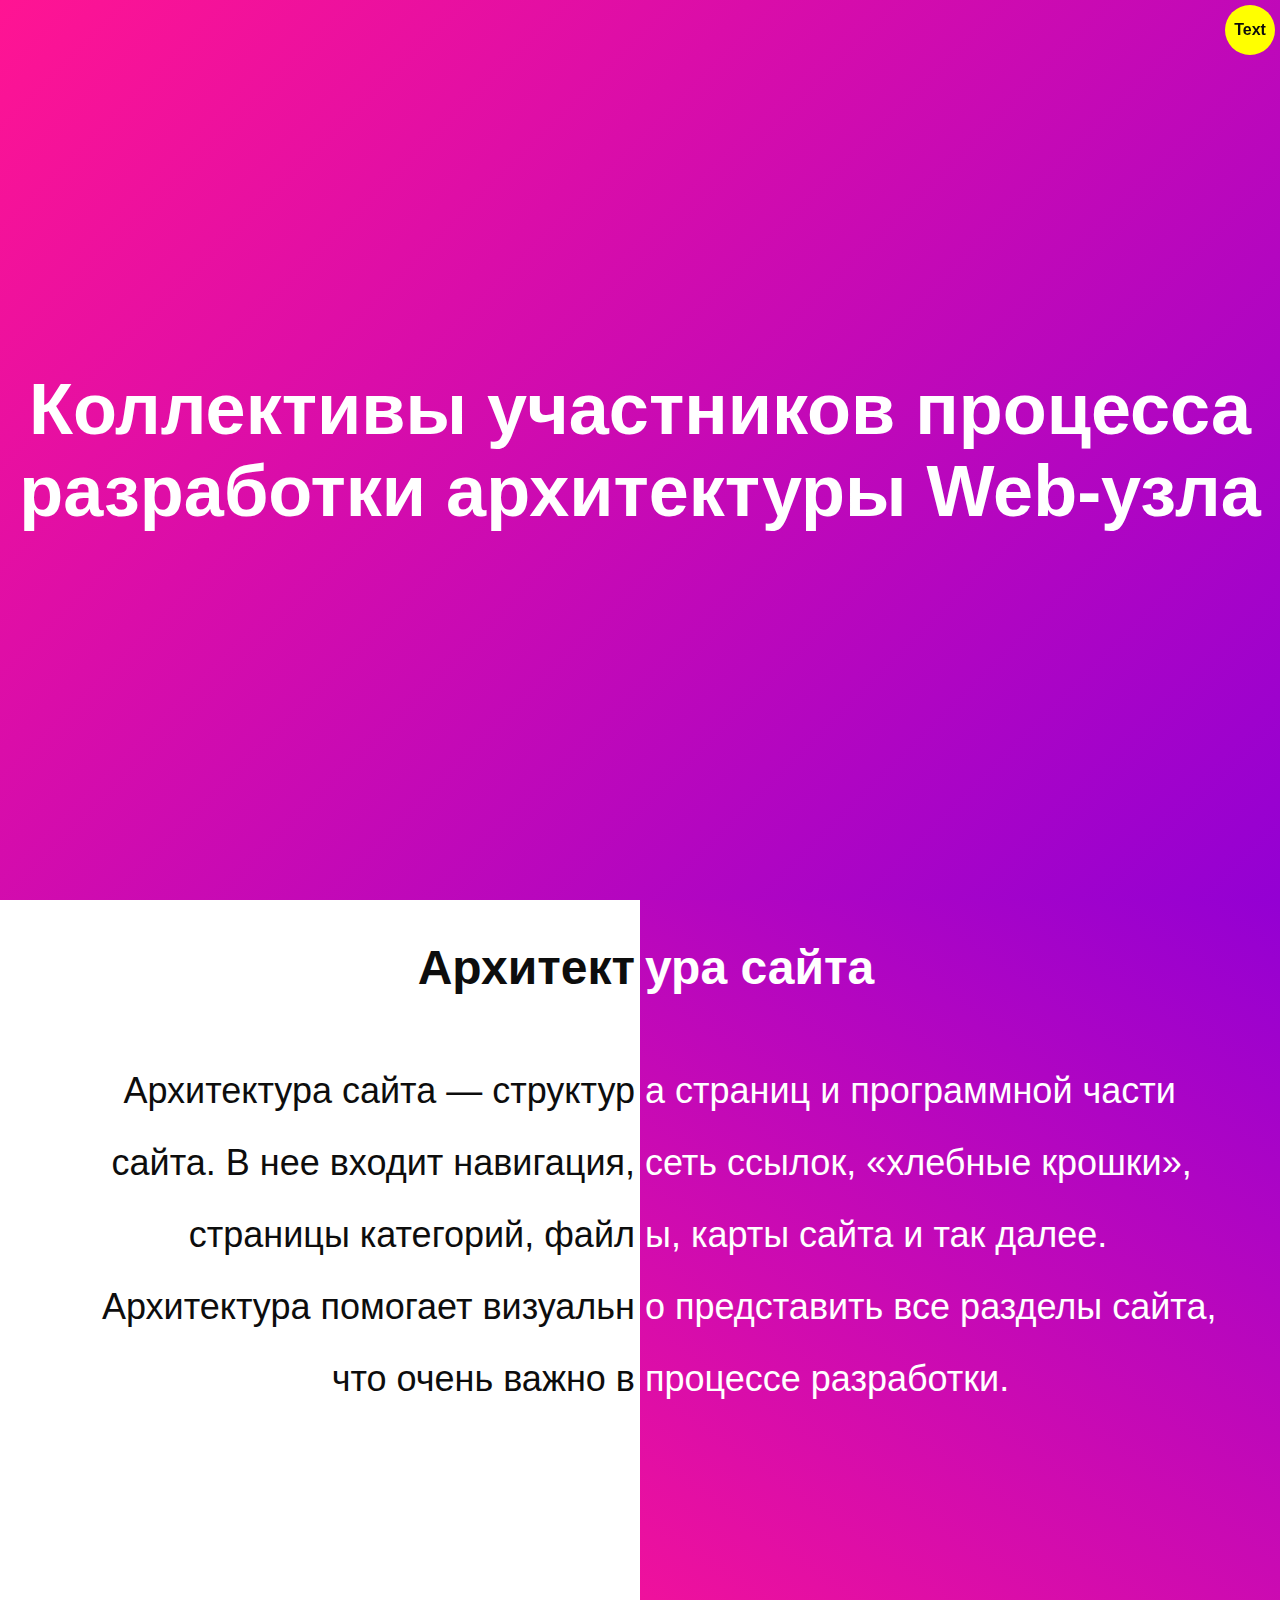
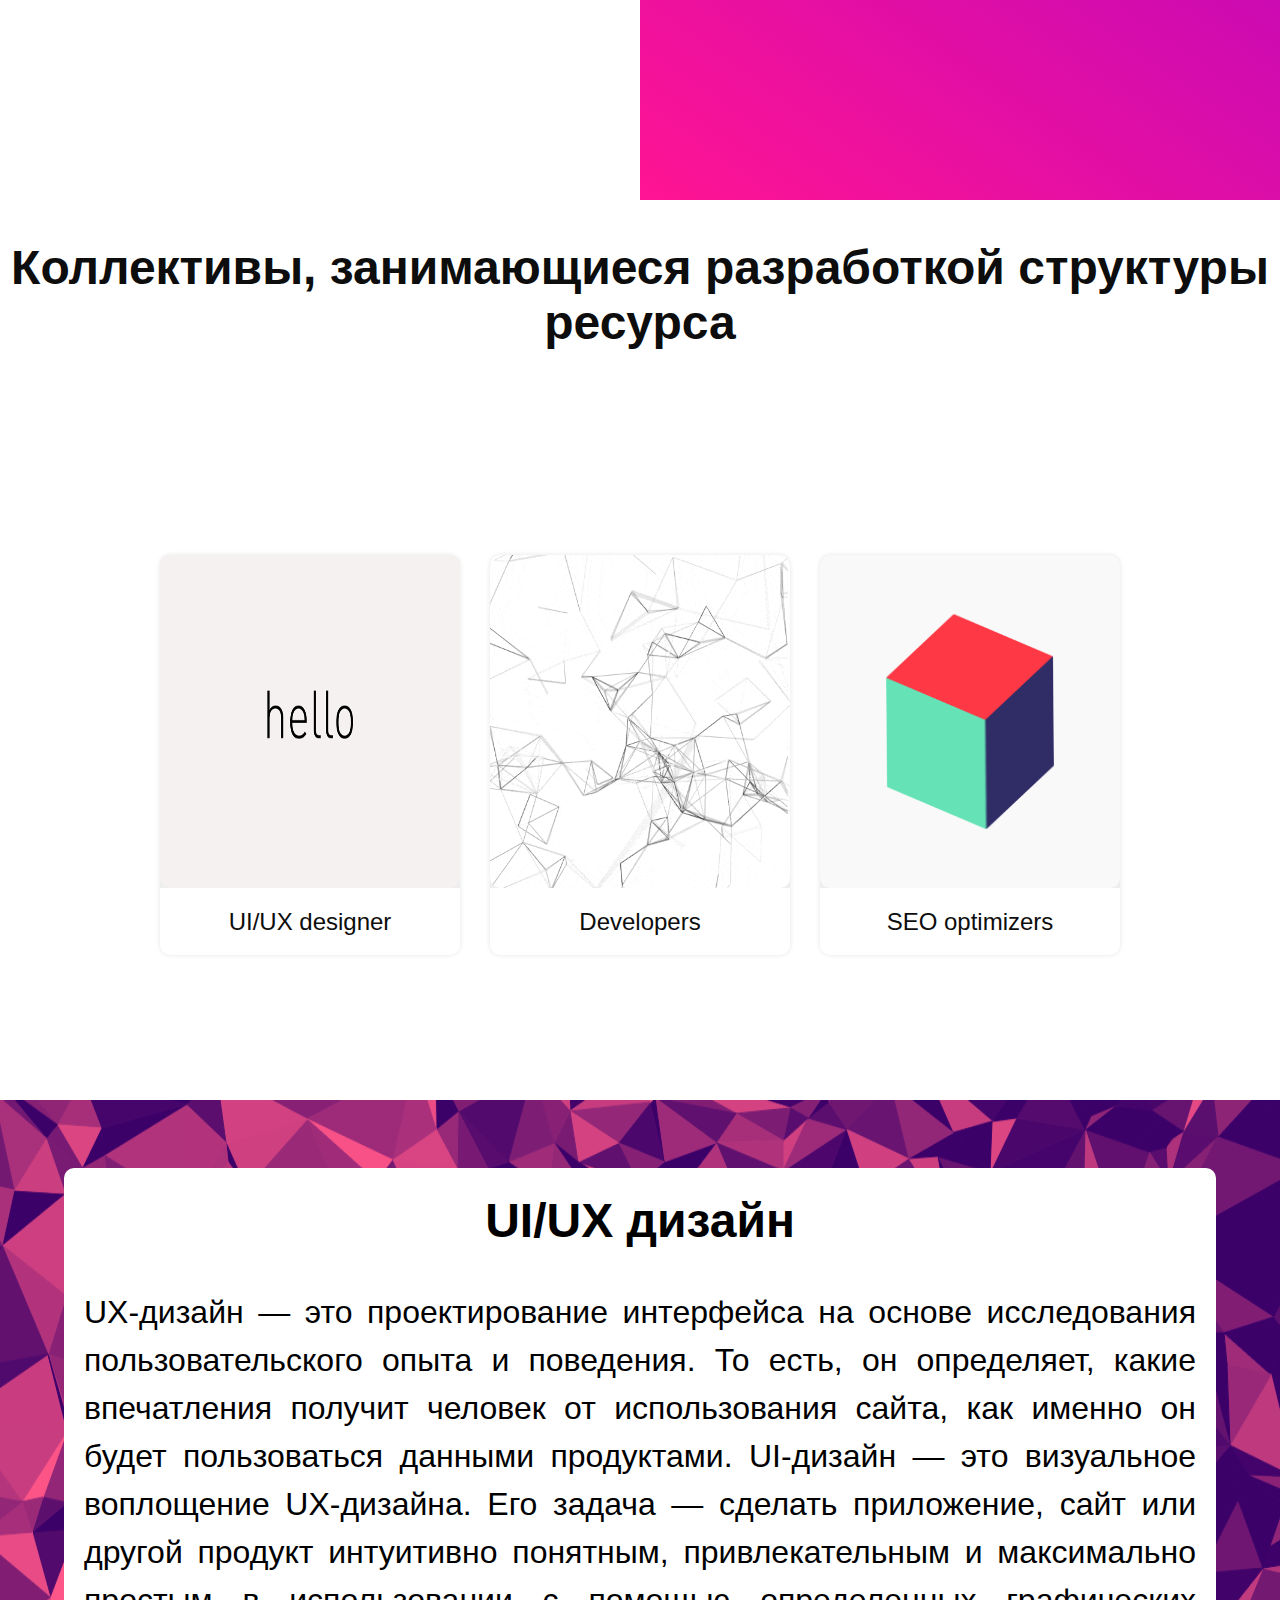
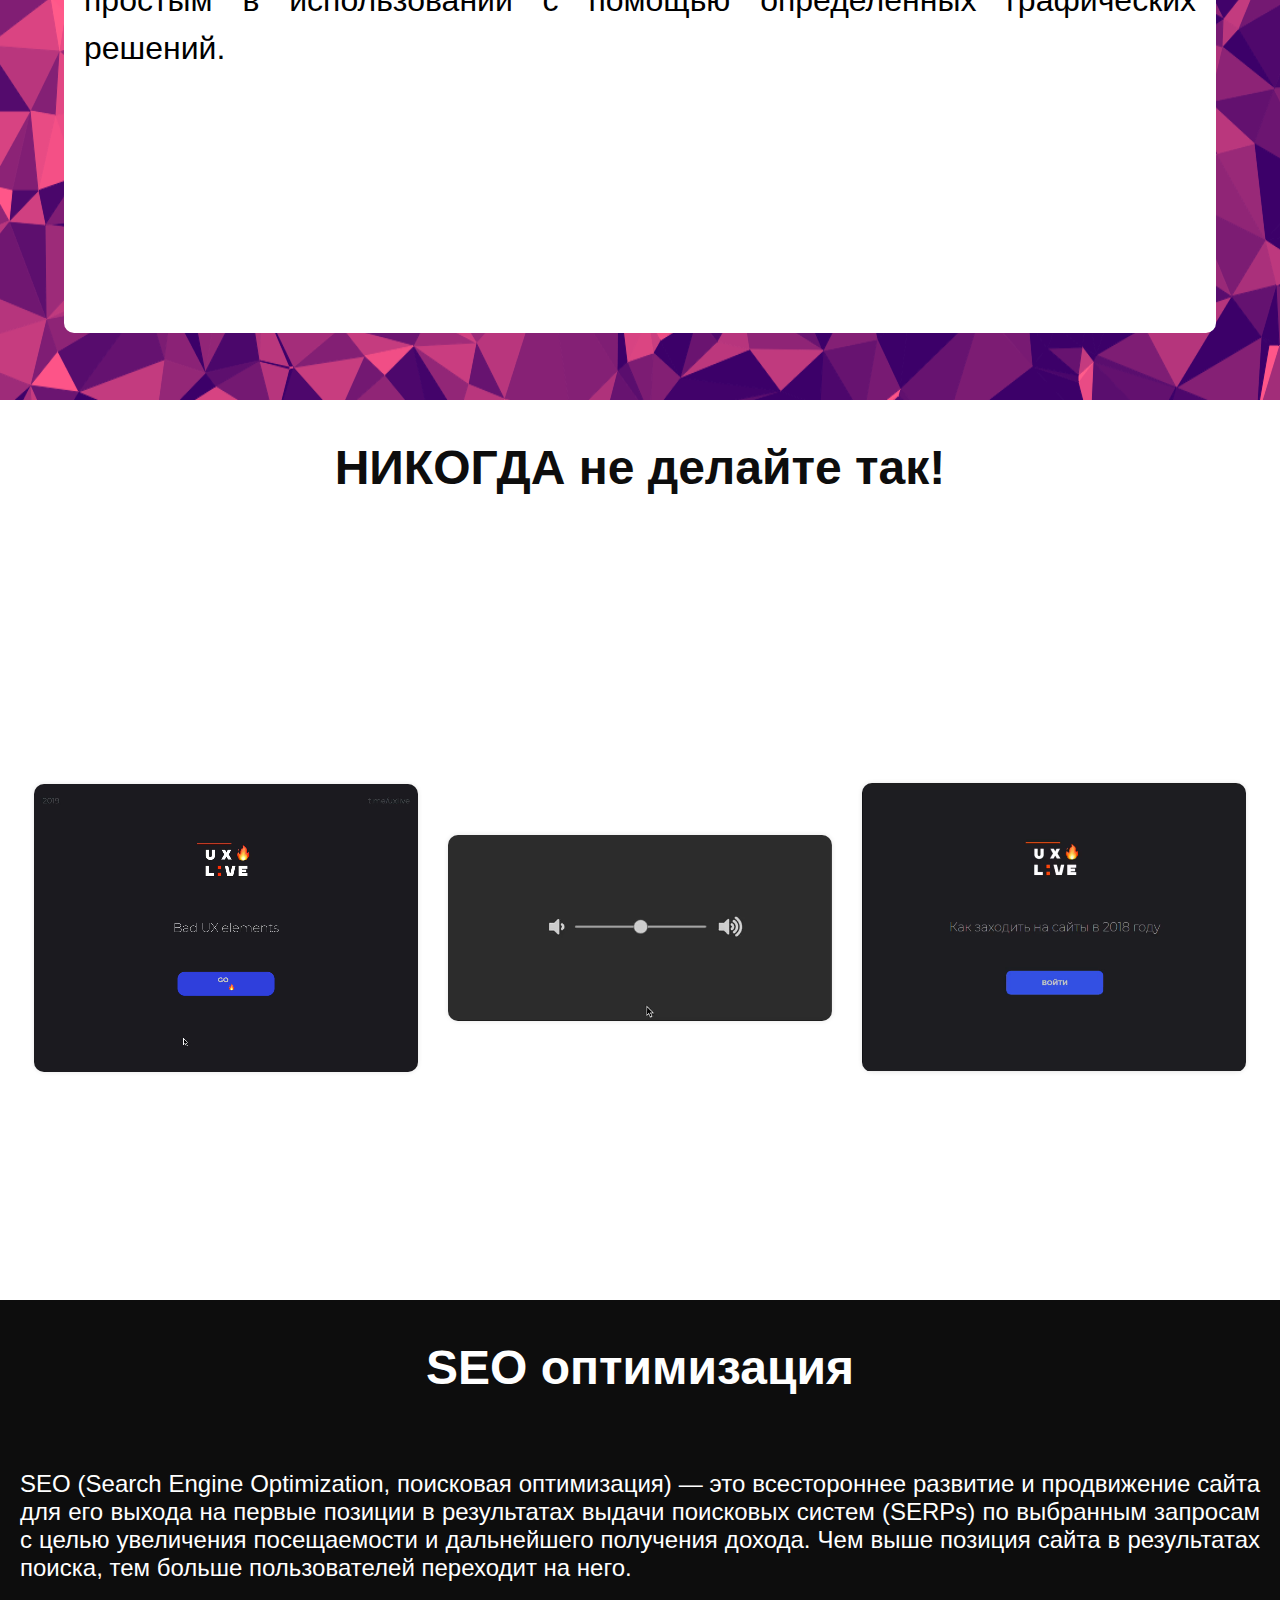
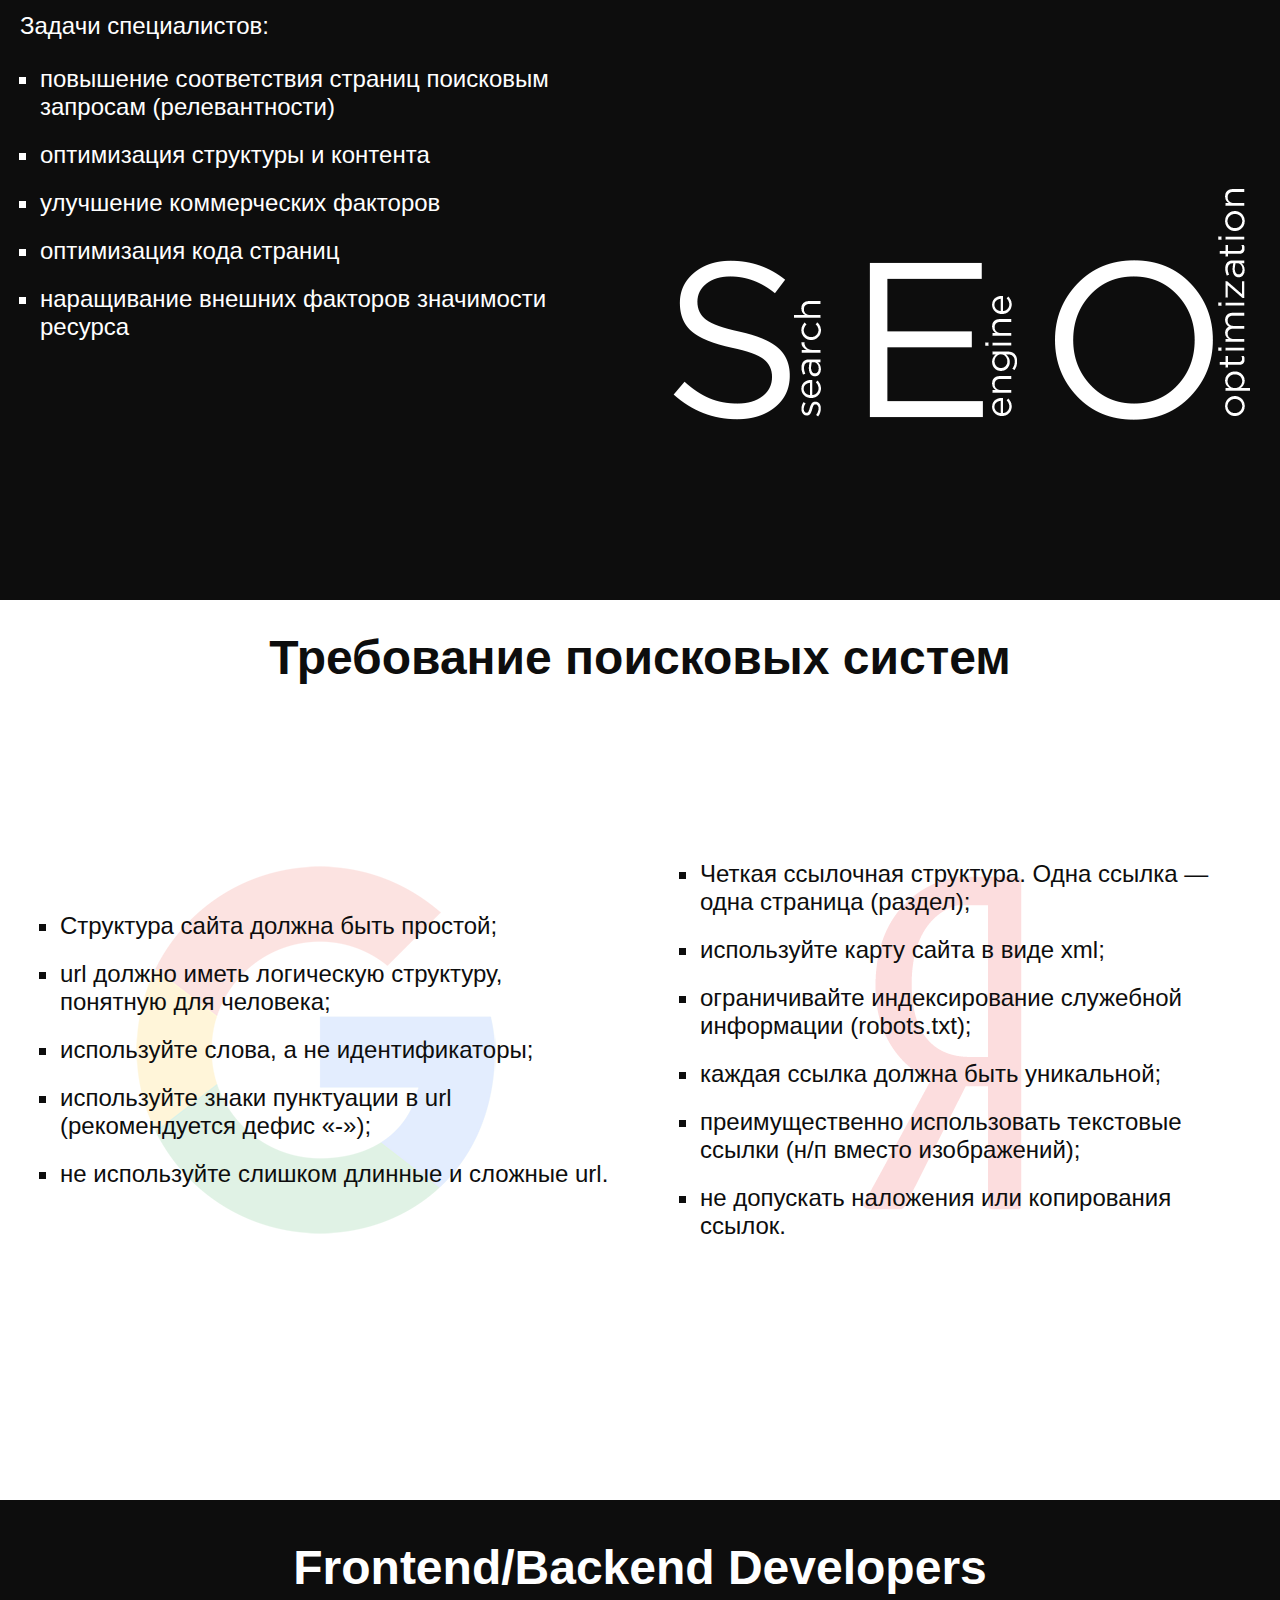
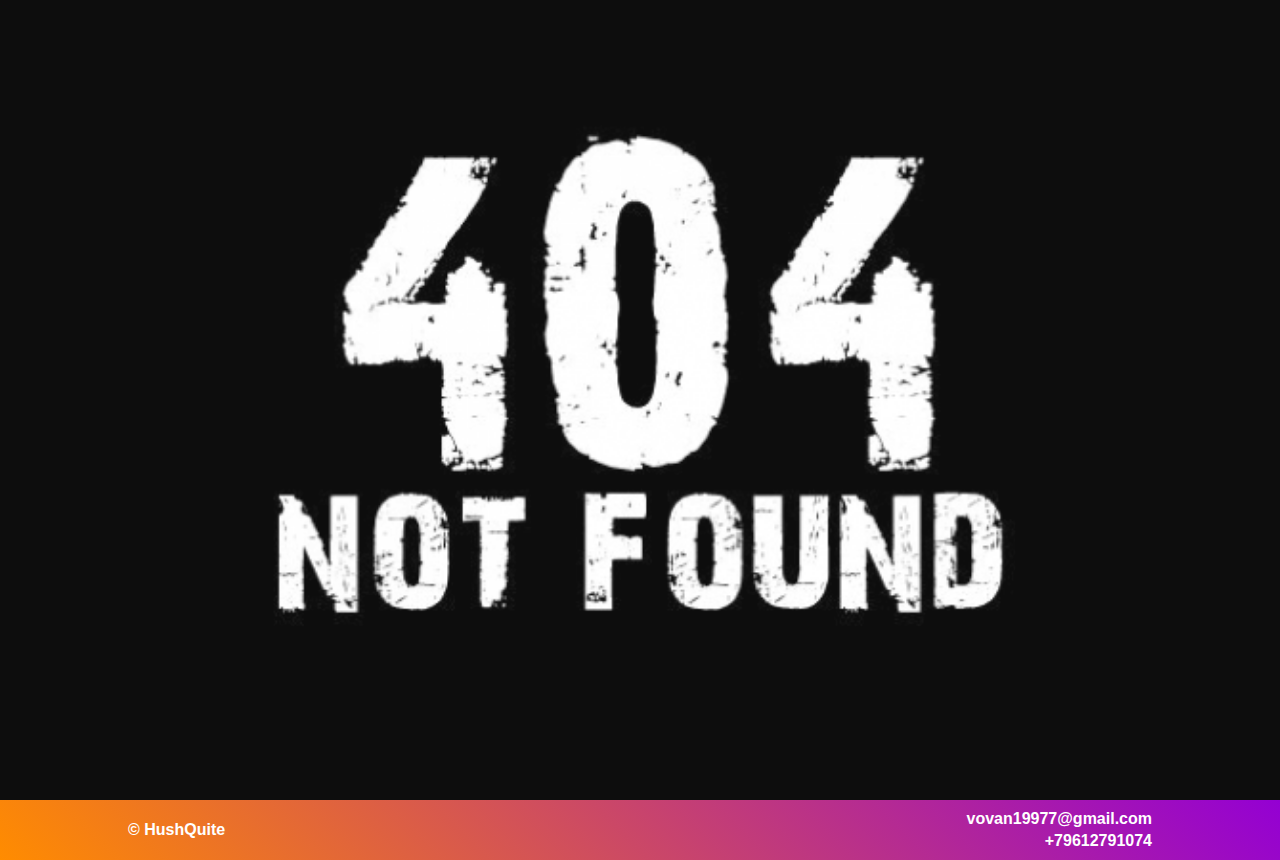
<file: index.html>
<!DOCTYPE html>
<html>
<head>
	<meta charset="utf-8">
    <meta http-equiv="X-UA-Compatible" content="IE=edge">
    <meta name="viewport" content="width=device-width, initial-scale=1">
	<link rel="stylesheet" type="text/css" href="css/index.css">
	<link rel="icon" type="image/png" href="resources/favicon.png">
	<title>Presentation</title>
</head>
<body>
	<main>
		<section class="slide first-slide">
			<h1 class="main-title">Коллективы участников процесса разработки архитектуры Web-узла</h1>
		</section>

		<section class="slide second-slide">
			<div class="color-block white-block">
				<!-- <h1 class="slide-title black right-align">Архитект</h1>
				
				<div class="text-group">
					<p class="slide-text black right-align">
						Архитектура&nbsp;сайта&nbsp;—&nbsp;структур
					</p>
					<p class="slide-text black right-align">
						сайта.&nbsp;В&nbsp;нее&nbsp;входит&nbsp;навигация,
					</p>
					<p class="slide-text black right-align">
						страницы&nbsp;категорий,&nbsp;файл
					</p>
					<p class="slide-text black right-align">
						Архитектура&nbsp;помогает&nbsp;визуальн
					</p>
					<p class="slide-text black right-align">
						что&nbsp;очень&nbsp;важно&nbsp;в
					</p>
				</div> -->
			</div>

			<div class="color-block dark-block">
				<!-- <h1 class="slide-title white">ура сайта</h1>
				
				<div class="text-group">
					<p class="slide-text white">
						а&nbsp;страниц&nbsp;и&nbsp;программной&nbsp;части
					</p>
					<p class="slide-text white">
						сеть&nbsp;ссылок,&nbsp;«хлебные&nbsp;крошки»,
					</p>
					<p class="slide-text white">
						ы,&nbsp;карты&nbsp;сайта&nbsp;и&nbsp;так далее.
					</p>
					<p class="slide-text white">
						о&nbsp;представить&nbsp;все&nbsp;разделы&nbsp;сайта,
					</p>
					<p class="slide-text white">
						процессе&nbsp;разработки.
					</p>
				</div> -->
			</div>
		</section>

		<section class="slide third-slide">
			<h1 class="slide-title black center-align">Коллективы, занимающиеся разработкой структуры ресурса</h1>

			<div class="cards-container">
				<div class="card">
					<div class="card-alias ui-ux"></div>
					<div class="card-label">
						<span>UI/UX designer</span>
					</div>
				</div>
				<div class="card">
					<div class="card-alias dev"></div>
					<div class="card-label">
						<span>Developers</span>
					</div>
				</div>
				<div class="card">
					<div class="card-alias seo"></div>
					<div class="card-label">
						<span>SEO optimizers</span>
					</div>
				</div>
			</div>
		</section>

		<section class="slide fourth-slide">
			<div class="text-container">
				<h1 class="slide-title center-align">UI/UX дизайн</h1>

				<p class="slide-text justify-align">
					UX-дизайн &mdash; это проектирование интерфейса на основе исследования пользовательского опыта и поведения. То есть, он определяет, какие впечатления получит человек от использования сайта, как именно он будет пользоваться данными продуктами.
					UI-дизайн &mdash; это визуальное воплощение UX-дизайна. Его задача &mdash; сделать приложение, сайт или другой продукт интуитивно понятным, привлекательным и максимально простым в использовании с помощью определенных графических решений.
				</p>
			</div>
		</section>

		<section class="slide fifth-slide">
			<h1 class="slide-title black center-align">НИКОГДА не делайте так!</h1>

			<div class="cards-container">
				<!-- add muted to avoid autoplay error -->
				<video class="card" height="500" autoplay loop muted>
					<source src="resources/ui1.mp4" type="video/mp4">
				</video>

				<video class="card" autoplay loop muted>
					<source src="resources/ui2.mp4" type="video/mp4">
				</video>

				<video class="card" autoplay loop muted>
					<source src="resources/ux.mp4" type="video/mp4">
				</video>
			</div>
		</section>

		<section class="slide sixth-slide">
			<img class="seo-img" src="resources/seo.png" alt="SEO">
			<h1 class="slide-title white center-align">SEO оптимизация</h1>

			<p class="slide-text white justify-align">
				SEO (Search Engine Optimization, поисковая оптимизация) &mdash; это всестороннее развитие и продвижение сайта для его выхода на первые позиции в результатах выдачи поисковых систем (SERPs) по выбранным запросам с целью увеличения посещаемости и дальнейшего получения дохода.
				Чем выше позиция сайта в результатах поиска, тем больше пользователей переходит на него. 
			</p>
			
			<p class="slide-text white flex-left">Задачи специалистов:</p>
			<ul class="list seo-list white flex-left">
				<li>повышение соответствия страниц поисковым запросам (релевантности)</li>
				<li>оптимизация структуры и контента</li>
				<li>улучшение коммерческих факторов</li>
				<li>оптимизация кода страниц</li>
				<li>наращивание внешних факторов значимости ресурса</li>
			</ul>
		</section>

		<section class="slide seventh-slide">
			<h1 class="slide-title black">Требование поисковых систем</h1>

			<div class="requirements google-requirements">
				<div class="transparent-wrap"></div>

				<ul class="list black">
					<li>Структура сайта должна быть простой;</li>
					<li>url должно иметь логическую структуру, понятную для человека;</li>
					<li>используйте слова, а не идентификаторы;</li>
					<li>используйте знаки пунктуации в url (рекомендуется дефис «-»);</li>
					<li>не используйте слишком длинные и сложные url.</li>
				</ul>
			</div>

			<div class="requirements yandex-requirements">
				<div class="transparent-wrap"></div>

				<ul class="list black">
					<li>Четкая ссылочная структура. Одна ссылка &mdash; одна страница (раздел);</li>
					<li>используйте карту сайта в виде xml;</li>
					<li>ограничивайте индексирование служебной информации (robots.txt);</li>
					<li>каждая ссылка должна быть уникальной;</li>
					<li>преимущественно использовать текстовые ссылки (н/п вместо изображений);</li>
					<li>не допускать наложения или копирования ссылок.</li>
				</ul>
			</div>
		</section>

		<section class="slide eighth-slide">
			<h1 class="slide-title center-align white">Frontend/Backend Developers</h1>

			<div class="gif-container"></div>
		</section>
	</main>
	
	<footer>
		<div class="container white footer">
			<div class="company">
				<p>&copy; HushQuite</p>
			</div>

			<div class="contacts">
				<p class="email">vovan19977@gmail.com</p>
				<p class="phone">+79612791074</p>
			</div>
		</div>
	</footer>

	<a href="text.html" class="text-link">Text</a>
	<script type="text/javascript" src="js/index.js"></script>
</body>
</html>
</file>
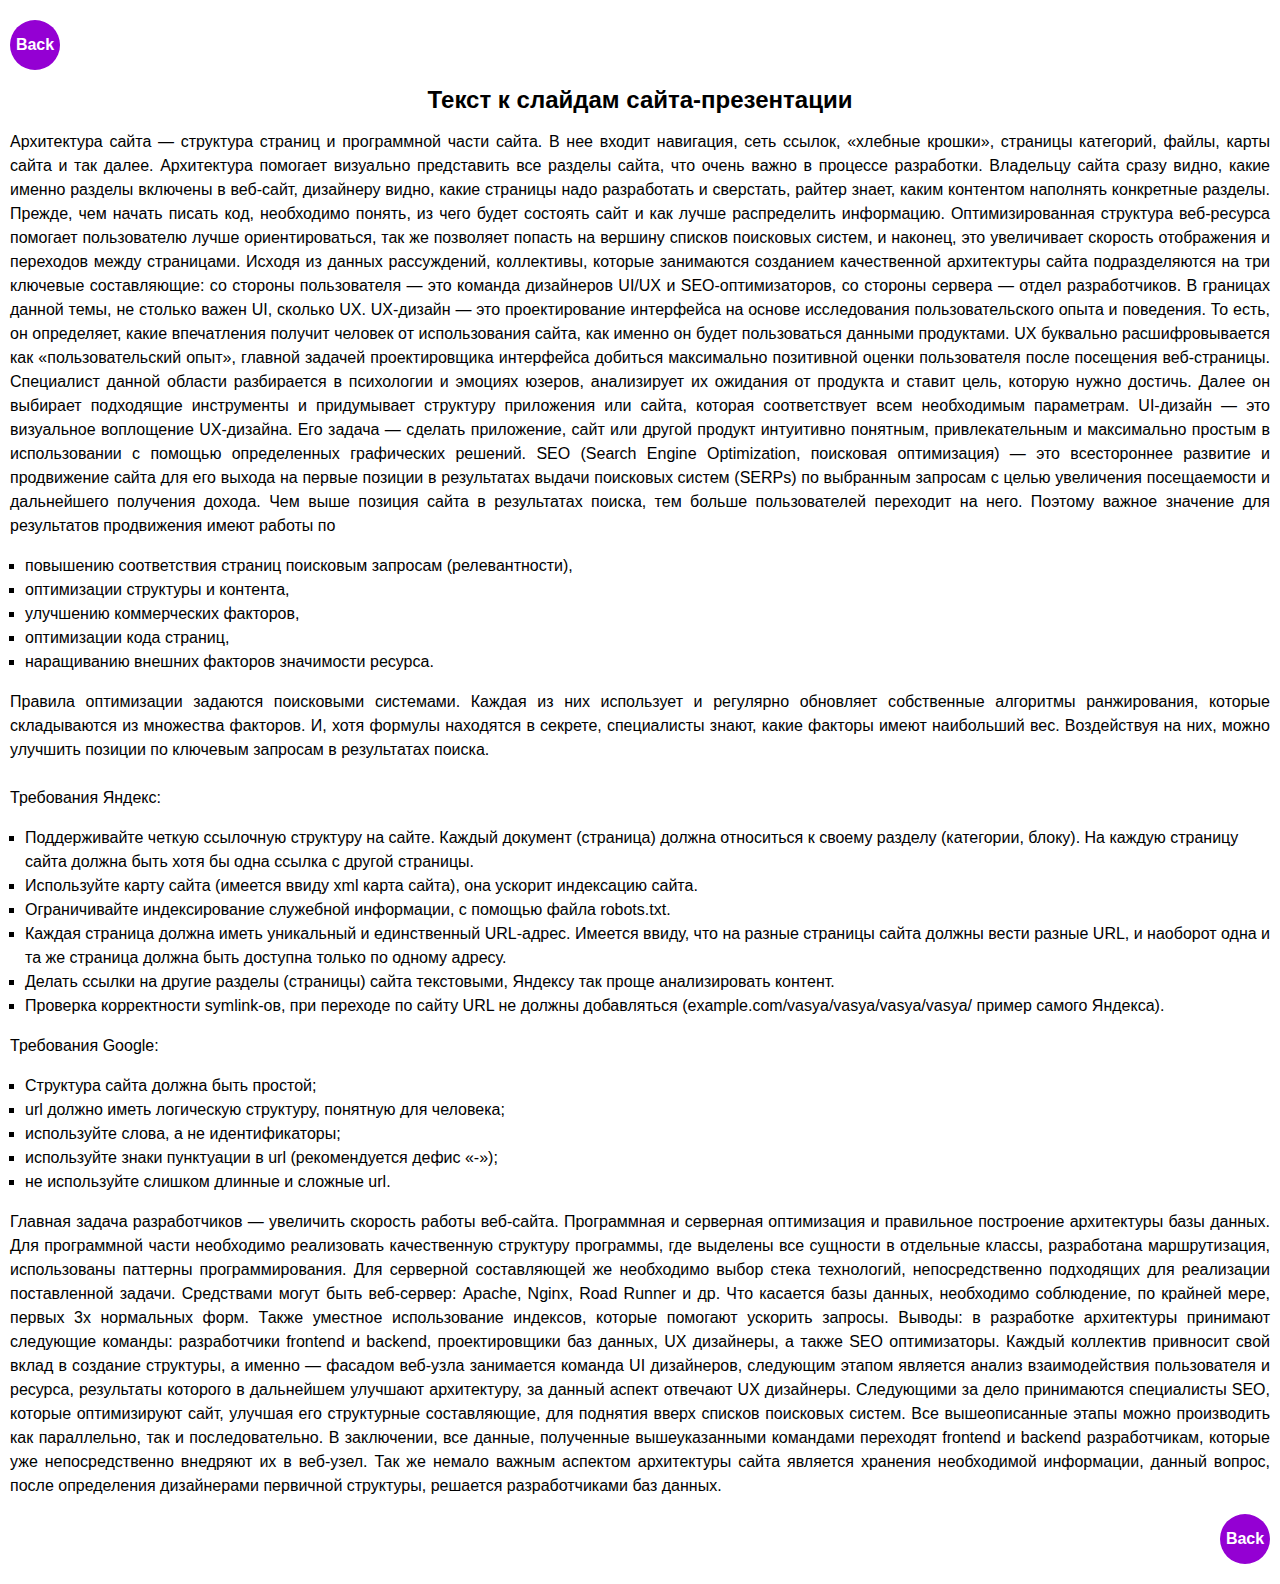
<file: text.html>
<!DOCTYPE html>
<html>
<head>
	<meta charset="utf-8">
    <meta http-equiv="X-UA-Compatible" content="IE=edge">
    <meta name="viewport" content="width=device-width, initial-scale=1">
	<link rel="stylesheet" type="text/css" href="css/text.css">
	<link rel="icon" type="image/png" href="resources/favicon.png">
	<title>TEXT</title>
</head>
<body>
	<main class="content">
		<a href="index.html" class="link-back">Back</a>
		<h1 class="title">Текст к слайдам сайта-презентации</h1>
		<p class="text">
			Архитектура сайта &mdash; структура страниц и программной части сайта. В нее входит навигация, сеть ссылок, «хлебные крошки», страницы категорий, файлы, карты сайта и так далее. Архитектура помогает визуально представить все разделы сайта, что очень важно в процессе разработки.
			Владельцу сайта сразу видно, какие именно разделы включены в веб-сайт, дизайнеру видно, какие страницы надо разработать и сверстать, райтер знает, каким контентом наполнять конкретные разделы. Прежде, чем начать писать код, необходимо понять, из чего будет состоять сайт и как лучше распределить информацию. Оптимизированная структура веб-ресурса помогает пользователю лучше ориентироваться, так же позволяет попасть на вершину списков поисковых систем, и наконец, это увеличивает скорость отображения и переходов между страницами.
			Исходя из данных рассуждений, коллективы, которые занимаются созданием качественной архитектуры сайта подразделяются на три ключевые составляющие: со стороны пользователя &mdash; это команда дизайнеров UI/UX и SEO-оптимизаторов, со стороны сервера &mdash; отдел разработчиков.
			В границах данной темы, не столько важен UI, сколько UX. UX-дизайн &mdash; это проектирование интерфейса на основе исследования пользовательского опыта и поведения. То есть, он определяет, какие впечатления получит человек от использования сайта, как именно он будет пользоваться данными продуктами. UX буквально расшифровывается как «пользовательский опыт», главной задачей проектировщика интерфейса добиться максимально позитивной оценки пользователя после посещения веб-страницы. Специалист данной области разбирается в психологии и эмоциях юзеров, анализирует их ожидания от продукта и ставит цель, которую нужно достичь. Далее он выбирает подходящие инструменты и придумывает структуру приложения или сайта, которая соответствует всем необходимым параметрам.
			UI-дизайн &mdash; это визуальное воплощение UX-дизайна. Его задача &mdash; сделать приложение, сайт или другой продукт интуитивно понятным, привлекательным и максимально простым в использовании с помощью определенных графических решений.
			SEO (Search Engine Optimization, поисковая оптимизация) &mdash; это всестороннее развитие и продвижение сайта для его выхода на первые позиции в результатах выдачи поисковых систем (SERPs) по выбранным запросам с целью увеличения посещаемости и дальнейшего получения дохода.
			Чем выше позиция сайта в результатах поиска, тем больше пользователей переходит на него. Поэтому важное значение для результатов продвижения имеют работы по
		</p>
		<ul class="list">
			<li>повышению соответствия страниц поисковым запросам (релевантности),</li>
			<li>оптимизации структуры и контента,</li>
			<li>улучшению коммерческих факторов,</li>
			<li>оптимизации кода страниц,</li>
			<li>наращиванию внешних факторов значимости ресурса.</li>
		</ul>
		<p class="text">Правила оптимизации задаются поисковыми системами. Каждая из них использует и регулярно обновляет собственные алгоритмы ранжирования, которые складываются из множества факторов. И, хотя формулы находятся в секрете, специалисты знают, какие факторы имеют наибольший вес. Воздействуя на них, можно улучшить позиции по ключевым запросам в результатах поиска. <br/><br/>
		Требования Яндекс:</p>
		<ul class="list">
			<li>Поддерживайте четкую ссылочную структуру на сайте. Каждый документ (страница) должна относиться к своему разделу (категории, блоку). На каждую страницу сайта должна быть хотя бы одна ссылка с другой страницы.</li>
			<li>Используйте карту сайта (имеется ввиду xml карта сайта), она ускорит индексацию сайта.</li>
			<li>Ограничивайте индексирование служебной информации, с помощью файла robots.txt.</li>
			<li>Каждая страница должна иметь уникальный и единственный URL-адрес. Имеется ввиду, что на разные страницы сайта должны вести разные URL, и наоборот одна и та же страница должна быть доступна только по одному адресу.</li>
			<li>Делать ссылки на другие разделы (страницы) сайта текстовыми, Яндексу так проще анализировать контент.</li>
			<li>Проверка корректности symlink-ов, при переходе по сайту URL не должны добавляться (example.com/vasya/vasya/vasya/vasya/ пример самого Яндекса).</li>
		</ul>
		<p class="text">Требования Google:<p>
		<ul class="list">
			<li>Структура сайта должна быть простой;</li>
			<li>url должно иметь логическую структуру, понятную для человека;</li>
			<li>используйте слова, а не идентификаторы;</li>
			<li>используйте знаки пунктуации в url (рекомендуется дефис «-»);</li>
			<li>не используйте слишком длинные и сложные url.</li>
		</ul>
		<p class="text">
			Главная задача разработчиков &mdash; увеличить скорость работы веб-сайта. Программная и серверная оптимизация и правильное построение архитектуры базы данных.
			Для программной части необходимо реализовать качественную структуру программы, где выделены все сущности в отдельные классы, разработана маршрутизация, использованы паттерны программирования. Для серверной составляющей же необходимо выбор стека технологий, непосредственно подходящих для реализации поставленной задачи. Средствами могут быть веб-сервер: Apache, Nginx, Road Runner и др.
			Что касается базы данных, необходимо соблюдение, по крайней мере, первых 3х нормальных форм. Также уместное использование индексов, которые помогают ускорить запросы.
			Выводы: в разработке архитектуры принимают следующие команды: разработчики frontend и backend, проектировщики баз данных, UX дизайнеры, а также SEO оптимизаторы. Каждый коллектив привносит свой вклад в создание структуры, а именно &mdash; фасадом веб-узла занимается команда UI дизайнеров, следующим этапом является анализ взаимодействия пользователя и ресурса, результаты которого в дальнейшем улучшают архитектуру, за данный аспект отвечают UX дизайнеры. Следующими за дело принимаются специалисты SEO, которые оптимизируют сайт, улучшая его структурные составляющие, для поднятия вверх списков поисковых систем. Все вышеописанные этапы можно производить как параллельно, так и последовательно. В заключении, все данные, полученные вышеуказанными командами переходят frontend и backend разработчикам, которые уже непосредственно внедряют их в веб-узел. Так же немало важным аспектом архитектуры сайта является хранения необходимой информации, данный вопрос, после определения дизайнерами первичной структуры, решается разработчиками баз данных.
		</p>
		<a href="index.html" class="link-back bottom">Back</a>
	</main>
</body>
</html>
</file>
<file: css/index.css>
html,
body {
    height: 100%;
    margin: 0;
    position: relative;
}

main {
    min-height: 100%;
    height: auto;
}

footer {
	height: 60px;
	color: white;
	background-image: linear-gradient(45deg, darkorange, darkviolet);
}

h1 {
	font-family: Tahoma, sans-serif;
	margin: 0;
}

p {
	font-family: Helvetica, sans-serif;
	margin: 0;
}

.container {
	width: 80%;
	min-height: 100%;
	margin: 0 auto;
}

.text-link {
	display: flex;
	justify-content: center;
	align-items: center;
	background-color: yellow;
	color: #0d0d0d!important;
	position: fixed;
	border-radius: 50%;
	z-index: 1000;
	top: 5px;
	right: 5px;
	width: 50px;
	height: 50px;
	text-decoration: none !important;
	font-family: Helvetica, sans-serif;
	font-size: 16px;
	font-weight: bold;
}

.slide {
	width: 100%;
	height: 100vh;
}

.slide-title {
	font-size: 48px;
	padding: 40px 0 60px 0;
}

.slide-text {
	font-size: 36px;
	padding: 15px 0;
}

.first-slide {
	display: flex;
	justify-content: center;
	align-items: center;
	background-image: linear-gradient(135deg, deeppink, darkviolet);
}

.main-title {
	color: white;
	font-size: 72px;
	text-align: center;
}

.second-slide {
	display: flex;
}

.color-block {
	width: 50%;
	height: 100%;
	display: flex;
	flex-direction: column;
	align-items: : flex-start;
	overflow-y: hidden;
}

.white-block {
	color: #0d0d0d;
	background-color: white;
	padding: 0 5px 0 20px;
}

.dark-block {
	color: white;
	background-image: linear-gradient(35deg, deeppink, darkviolet);
	padding: 0 20px 0 5px;
}

.black {
	color: #0d0d0d;
}

.right-align {
	text-align: right;
}

.center-align {
	text-align: center;
}

.justify-align {
	text-align: justify;
}

.white {
	color: white;
}

.third-slide {
	display: flex;
	flex-direction: column;
}

.cards-container {
	flex: 100%;
	display: flex;
	justify-content: center;
	align-items: center;
}

.card {
	width: 300px;
	height: 400px;
	background-color: #eee;
	margin-right: 30px;
	border-radius: 10px;
	box-shadow: 0 0 5px rgba(0, 0, 0, 0.1);
	display: flex;
	flex-direction: column;
}

.card:last-child {
	margin-right: 0;
}

.card-alias {
	flex: 100%;
	border-radius: inherit;
	background-repeat: no-repeat;
	background-position: center;
	background-size: 100% 100%;
}

.ui-ux {
	background-image: url('../resources/uiux.gif');
}

.dev {
	background-image: url('../resources/dev.gif');
}

.seo {
	background-image: url('../resources/seo.gif');
}

.card-label {
	flex: 20%;
	display: flex;
	justify-content: center;
	align-items: center;
	background-color: white;
	border-radius: 0 0 10px 10px;
	color: #0d0d0d;
	font-family: Helvetica, sans-serif;
	font-size: 24px;
}

.fourth-slide {
	display: flex;
	justify-content: center;
	align-items: center;
	background-image: url('../resources/triangles.png');
	background-position: center;
	background-size: 100% 100%;
	background-repeat: no-repeat;
}

.text-container {
	background-color: white;
	border-radius: 10px;
	width: 90%;
	height: 85%;
	overflow-y: hidden;
}

.text-container .slide-title {
	padding: 25px 0;
}

.text-container .slide-text {
	padding: 15px 20px;
	font-size: 32px;
	line-height: 1.5em;
}

.fifth-slide {
	display: flex;
	flex-direction: column;
}

.fifth-slide .card {
	width: 30%;
	height: auto;
}

.sixth-slide {
	background-color: #0d0d0d;
	position: relative;
	display: flex;
	flex-direction: column;
	align-items: center;
}

.seo-img {
	position: absolute;
	bottom: 15%;
	right: 0;
}

.sixth-slide .slide-text {
	padding: 15px 20px;
	font-size: 24px;
	text-align: justify;
}

.flex-left {
	align-self: flex-start;
}

.list {
	list-style-type: square;
	margin: 0;
	padding: 0 0 0 40px;
	font-family: Helvetiva, sans-serif;
	font-size: 24px;
}

.seo-list {
	max-width: 40%;
}

.list li {
	padding: 10px 0;
}

.seventh-slide {
	display: flex;
	position: relative;
}

.seventh-slide .slide-title {
	position: absolute;
	z-index: 2;
	padding: 30px 0;
	width: 100%;
	text-align: center;
}

.requirements {
	width: 50%;
	height: 100%;
	max-width: 100%;
	background-position: center;
	background-size: auto auto;
	background-repeat: no-repeat;
	position: relative;
	display: flex;
	align-items: center;
	justify-content: center;
	padding: 0 0 0 30px;
}

.google-requirements {
	background-image: url('../resources/google.png');
}

.yandex-requirements {
	background-image: url('../resources/yandex.png');
}

.transparent-wrap {
	width: 100%;
	height: 100%;
	position: absolute;
	z-index: 1;
	left: 0;
	top: 0;
	background-color: white;
	opacity: 0.85;
}

.requirements .list {
	position: relative;
	padding: 0 30px;
	z-index: 3;
}

.eighth-slide {
	display: flex;
	flex-direction: column;
	background-color: #0d0d0d;
	align-items: center;
}

.eighth-slide .slide-title {
	padding: 40px 30px;
}

.gif-container {
	width: 80%;
	height: 100%;
	background-size: auto 100%;
	background-position: center;
	background-repeat: no-repeat;
	background-color: inherit;
	background-image: url('../resources/404.png');
}

.footer {
	display: flex;
	justify-content: space-between;
	font-weight: bold;
	font-size: 16px;
}

.company {
	display: flex;
	align-items: center;
}

.contacts {
	display: flex;
	flex-direction: column;
	align-items: flex-end;
	justify-content: center;
}

.contacts p {
	padding: 2px 0;
}

/* IPAD PRO */
@media (max-width: 1024px) {
	.slide-title {
		padding: 80px 0;
	}

	.slide-text {
		font-size: 36px;
		padding: 40px 0;
	}

	.third-slide, .fifth-slide {
		height: auto;
	}

	.cards-container {
		flex-direction: column;
	}

	.card {
		width: 70%;
		height: 800px;
		margin: 0 0 30px 0;
	}

	.text-container .slide-text {
		font-size: 42px;
	}

	.fifth-slide .card {
		width: 80%;
	}

	.sixth-slide {
		overflow-y: hidden;
	}

	.sixth-slide .seo-img {
		bottom: 0;
	}

	.seventh-slide {
		flex-direction: column;
	}

	.requirements {
		height: 50%;
		width: calc(100% - 30px);
	}

	.gif-container {
		background-size: 100% auto;
	}
}

/* IPAD */
@media (max-width: 768px) {
	.main-title {
		font-size: 48px;
	}

	.slide-title {
		font-size: 32px;
		padding: 60px 0;
	}

	.slide-text {
		font-size: 24px;
		padding: 35px 0;
	}

	.card {
		height: 600px;
	}

	.text-container .slide-text {
		font-size: 30px;
	}

	.sixth-slide .slide-title {
		display: none !important;
	}

	.seo-img {
		position: relative;
		bottom: 0;
		width: auto;
		height: 20%;
	}
}

/* PHONES */
@media (max-width: 550px) {
	.main-title {
		font-size: 36px;
	}

	.dark-block {
		padding: 0 0 0 2px;
	}

	.white-block {
		padding: 0 2px 0 0;
	}

	.slide-title {
		font-size: 24px;
	}

	.slide-text {
		font-size: 12px;
		padding: 25px 0;
	}

	.card {
		height: 300px;
	}

	.text-container .slide-title {
		padding: 20px 0;
	}

	.text-container .slide-text {
		font-size: 18px;
		padding: 10px 10px;
	}

	.sixth-slide {
		height: auto;
		padding-bottom: 20px;
	}

	.sixth-slide .slide-text, .sixth-slide .seo-list {
		font-size: 14px;
	}

	.sixth-slide .seo-img {
		max-height: 130px;
	}

	.seventh-slide {
		height: auto;
		padding: 0 0 30px 0;
	}

	.requirements {
		height: auto;
		background-size: 50% auto;
	}

	.google-requirements {
		margin-top: 100px;
		border-bottom: 1px solid #aaa;
	}

	.requirements .list {
		font-size: 18px;
	}

	.footer {
		font-size: 12px;
	}
}

/* 5S/SE */
@media (max-width: 320px) {
	.second-slide .slide-text {
		font-size: 11px;
	}

	.text-container .slide-title {
		padding: 20px 0;
	}

	.text-container .slide-text {
		font-size: 15px;
	}
}
</file>
<file: css/text.css>
body {
	margin: 0;
}

.content {
	padding: 20px 0;
}

.link-back {
	margin: 0 10px;
	text-decoration: none !important;
	color: white !important;
	width: 50px;
	height: 50px;
	background-color: darkviolet;
	font-family: Helvetica, sans-serif;
	font-size: 16px;
	font-weight: bold;
	display: flex;
	justify-content: center;
	align-items: center;
	border-radius: 50%;
}

.bottom {
	margin: 0 10px 0 auto;
}

.title {
	font-family: Tahoma, sans-serif;
	font-size: 24px;
	text-align: center;
	padding: 0 10px;
}

.text {
	font-family: Helvetica, sans-serif;
	text-align: justify;
	padding: 0 10px;
	line-height: 1.5em;
}

.list {
	font-family: Helvetica, sans-serif;
	list-style-type: square;
	padding: 0 0 0 25px;
	line-height: 1.5em;
}
</file>
